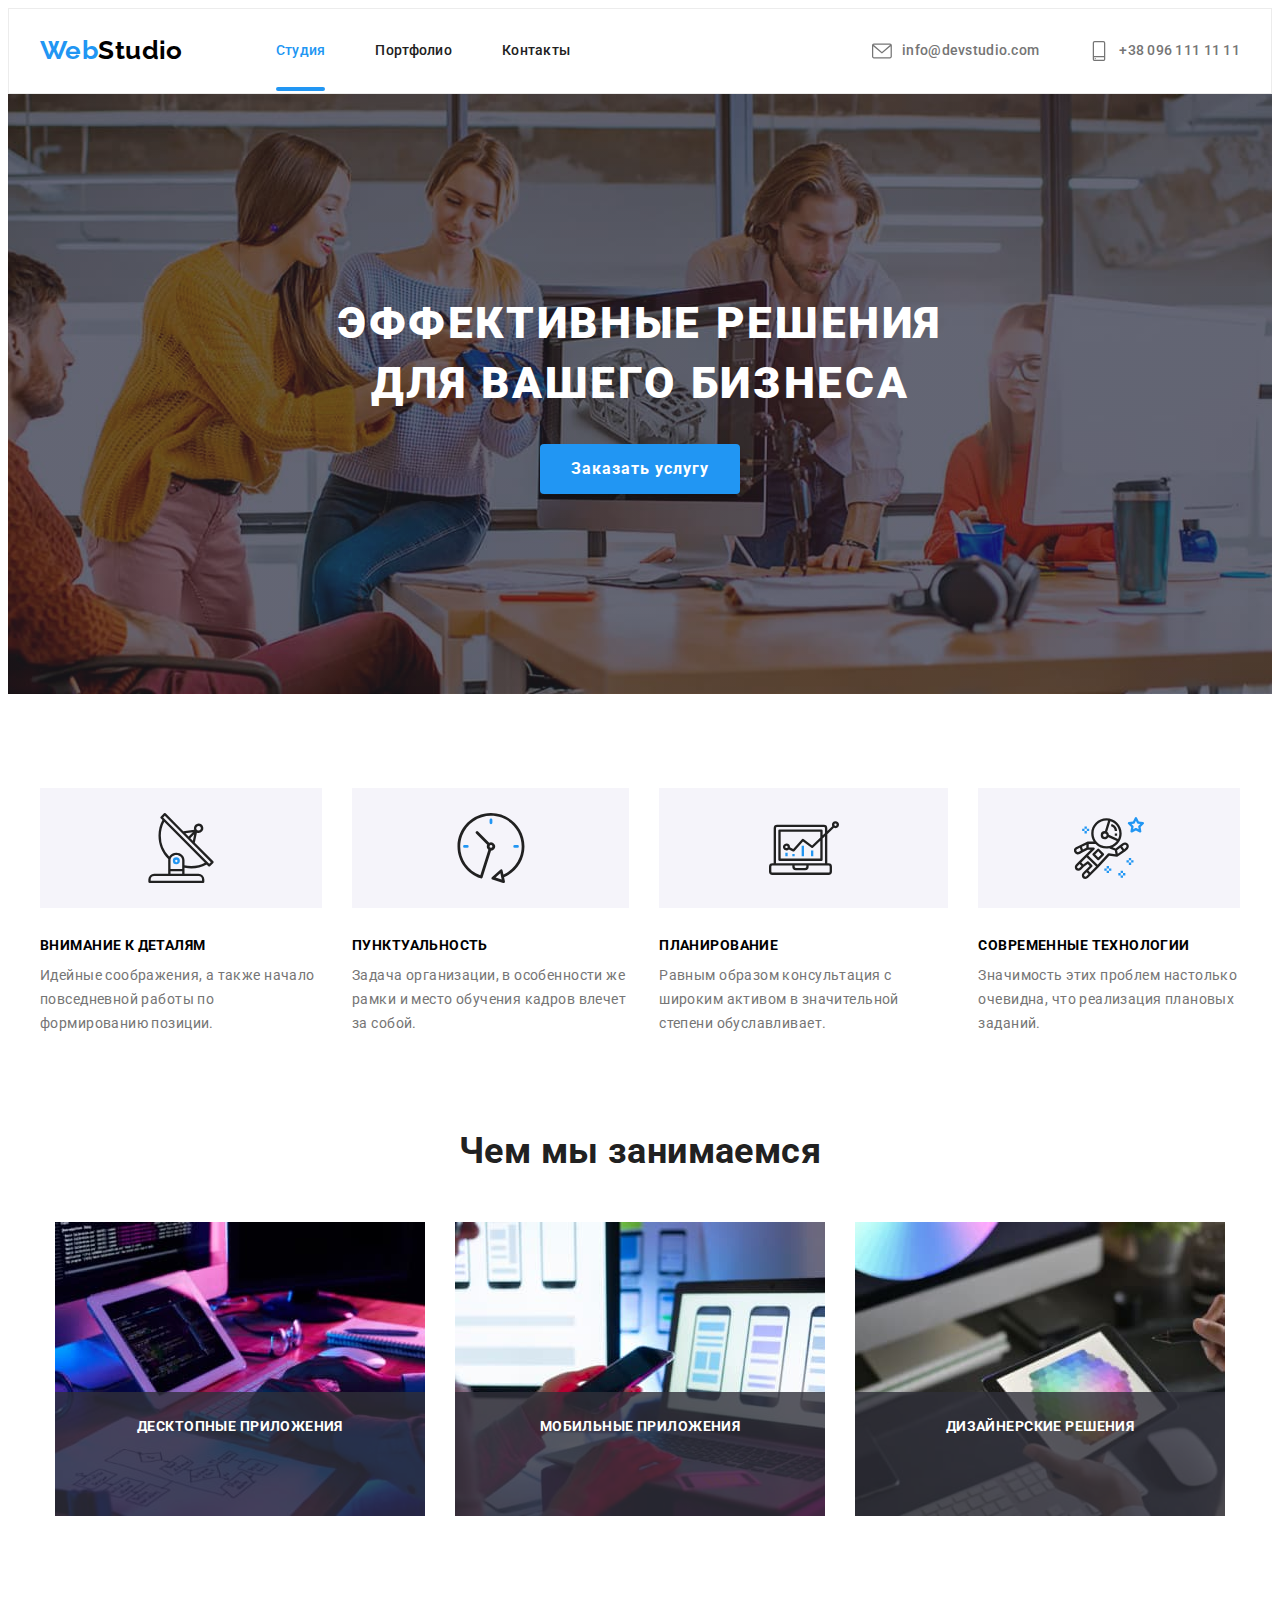
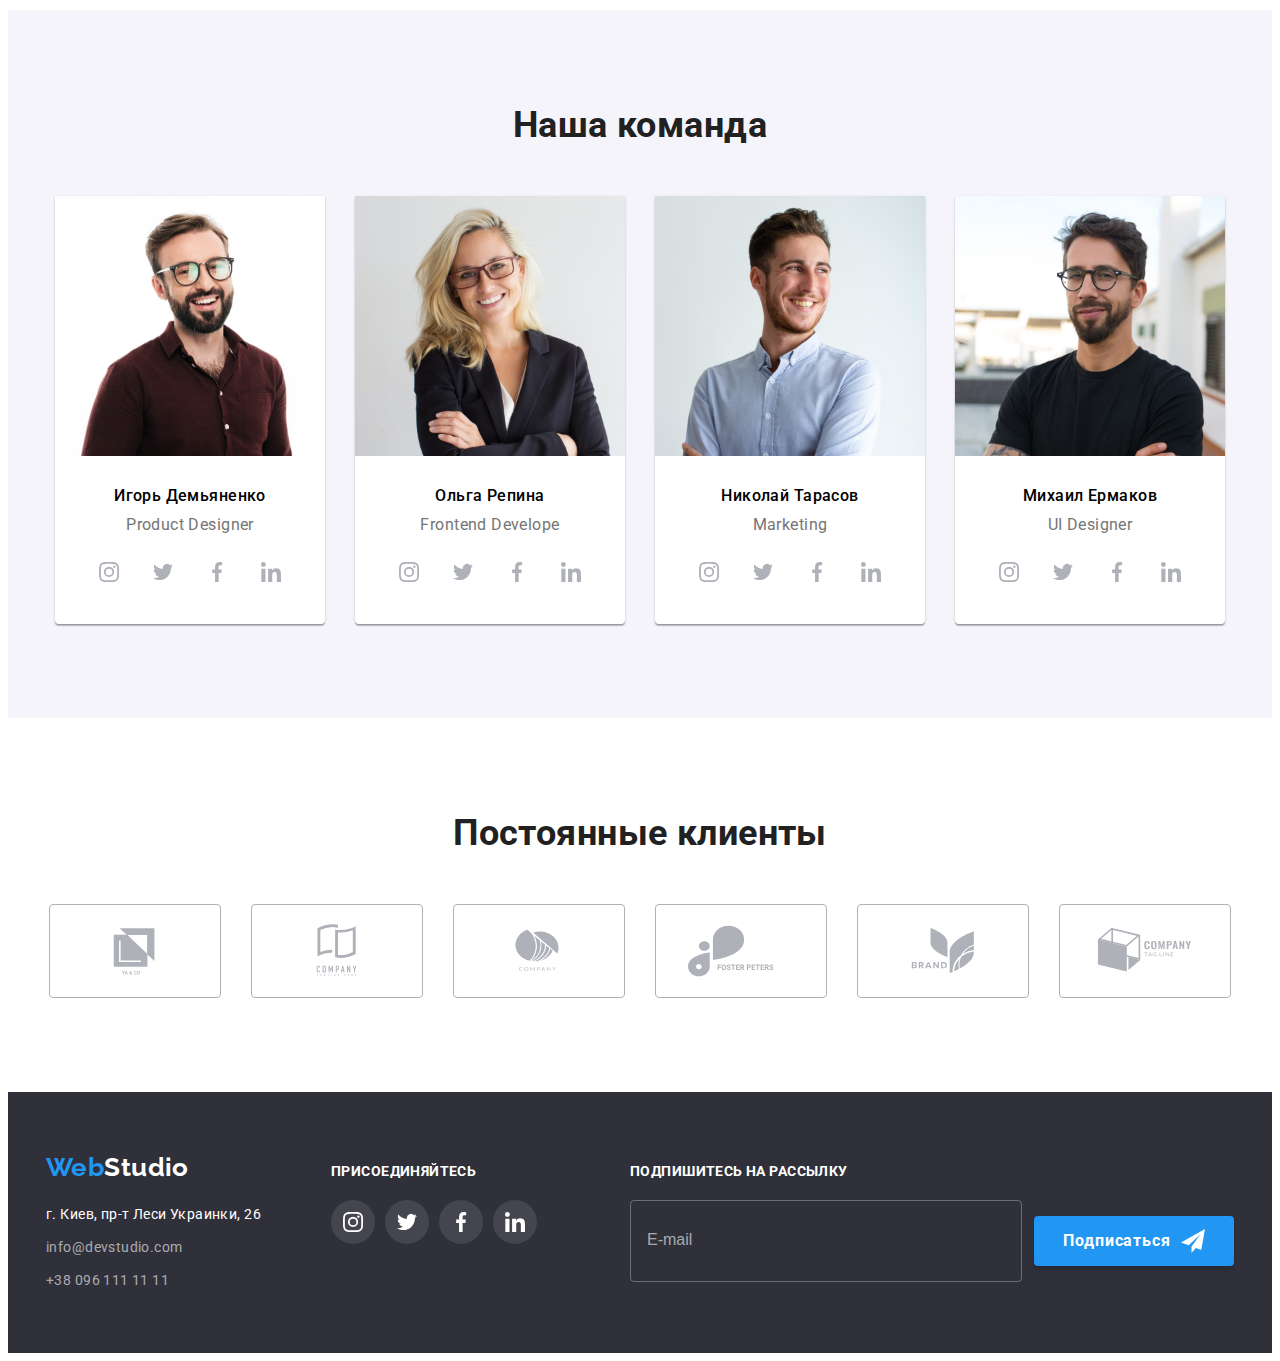
<file: index.html>
<!DOCTYPE html>
<html lang="ru">
  <head>
    <meta charset="UTF-8" />
    <meta http-equiv="X-UA-Compatible" content="IE=edge" />
    <meta name="viewport" content="width=device-width, initial-scale=1.0" />
    <title>homework07</title>
    <link
      href="https://fonts.googleapis.com/css2?family=Raleway:wght@700&family=Roboto:wght@400;500;700;900&display=swap"
      rel="stylesheet"
    />
    <link
      rel="stylesheet"
      href="https://cdnjs.cloudflare.com/ajax/libs/modern-normalize/1.1.0/modern-normalize.min.css"
      integrity="sha512-wpPYUAdjBVSE4KJnH1VR1HeZfpl1ub8YT/NKx4PuQ5NmX2tKuGu6U/JRp5y+Y8XG2tV+wKQpNHVUX03MfMFn9Q=="
      crossorigin="anonymous"
      referrerpolicy="no-referrer"
    />
    <link rel="stylesheet" href="./css/main.min.css" />
  </head>

  <body>
    <!-- Шапка сайта -->
    <header class="header">
      <div class="container header__settings flex">
        <nav class="header__nav flex">
          <a href="./index.html" lang="en" class="logo header__logo link">
            <span class="logo__accent">Web</span>Studio</a
          >

          <ul class="site-nav list flex">
            <li class="site-nav__item">
              <a href="./index.html" class="site-nav__link link site-nav__link--current"> Студия</a>
            </li>
            <li class="site-nav__item">
              <a href="./portfolio.html" class="site-nav__link link"> Портфолио</a>
            </li>
            <li class="site-nav__item"><a href="" class="site-nav__link link"> Контакты</a></li>
          </ul>
        </nav>

        <ul class="contact-nav list flex">
          <li class="contact-nav__item">
            <a href="mailto:info@devstudio.com" class="contact-nav__link link flex">
              <svg class="contact__icon" width="20" height="20">
                <use href="./images/icons.svg#icon-e-mail"></use>
              </svg>
              info@devstudio.com</a
            >
          </li>
          <li class="contact-nav__item">
            <a href="tel:+380961111111" class="contact-nav__link link flex">
              <svg class="contact__icon" width="20" height="20">
                <use href="./images/icons.svg#icon-phone"></use>
              </svg>
              +38 096 111 11 11</a
            >
          </li>
        </ul>
      </div>
    </header>

    <main>
      <!-- Герой -->
      <section class="hero">
        <div class="container">
          <h1 class="hero__title">Эффективные решения для вашего бизнеса</h1>
          <button type="button" class="hero__button" data-modal-open>Заказать услугу</button>
        </div>
      </section>

      <!-- Преимущества -->
      <section class="section--feature">
        <div class="container">
          <h2 class="section__title visually-hidden">Преимущества</h2>
          <ul class="feature-list flex list">
            <li class="feature-list__item">
              <div class="feature-list__icon flex">
                <svg width="70" height="70">
                  <use href="./images/icons.svg#icon-antenna"></use>
                </svg>
              </div>
              <h3 class="feature-list__title">Внимание к деталям</h3>
              <p class="feature-list__text">
                Идейные соображения, а также начало повседневной работы по формированию позиции.
              </p>
            </li>
            <li class="feature-list__item">
              <div class="feature-list__icon flex">
                <svg width="70" height="70">
                  <use href="./images/icons.svg#icon-clock"></use>
                </svg>
              </div>
              <h3 class="feature-list__title">Пунктуальность</h3>
              <p class="feature-list__text">
                Задача организации, в особенности же рамки и место обучения кадров влечет за собой.
              </p>
            </li>
            <li class="feature-list__item">
              <div class="feature-list__icon flex">
                <svg width="70" height="70">
                  <use href="./images/icons.svg#icon-diagram"></use>
                </svg>
              </div>
              <h3 class="feature-list__title">Планирование</h3>
              <p class="feature-list__text">
                Равным образом консультация с широким активом в значительной степени обуславливает.
              </p>
            </li>
            <li class="feature-list__item">
              <div class="feature-list__icon flex">
                <svg width="70" height="70">
                  <use href="./images/icons.svg#icon-astronaut"></use>
                </svg>
              </div>
              <h3 class="feature-list__title">Современные технологии</h3>
              <p class="feature-list__text">
                Значимость этих проблем настолько очевидна, что реализация плановых заданий.
              </p>
            </li>
          </ul>
        </div>
      </section>

      <!-- Чем мы занимаемся -->
      <section class="section">
        <div class="container">
          <h2 class="section__title">Чем мы занимаемся</h2>
          <ul class="activvity-list flex list">
            <li class="activvity-list__item">
              <img src="./images/workone.jpg" alt="Кто-то делает разметку страницы" width="370" />
              <p class="activvity-list__text">Десктопные приложения</p>
            </li>
            <li class="activvity-list__item">
              <img src="./images/worktwo.jpg" alt="Кто-то делает " width="370" />
              <p class="activvity-list__text">Мобильные приложения</p>
            </li>
            <li class="activvity-list__item">
              <img
                src="./images/workthree.jpg"
                alt="Кто-то занимается подбором цвета"
                width="370"
              />
              <p class="activvity-list__text">Дизайнерские решения</p>
            </li>
          </ul>
        </div>
      </section>

      <!-- Наша команда -->
      <section class="section section--team">
        <div class="container">
          <h2 class="section__title">Наша команда</h2>
          <ul class="team-list flex list">
            <li class="team-list__item">
              <div class="team-member">
                <img src="./images/teamone.jpg" alt="Фото сотрудника" width="270" />
                <div class="team-member__descr">
                  <h3 class="team-member__title">Игорь Демьяненко</h3>
                  <p class="team-member__text" lang="en">Product Designer</p>
                  <ul class="social-list list flex">
                    <li class="social-list__item">
                      <a href="" class="social-list__link flex">
                        <svg class="social-list__icon" width="20" height="20">
                          <use href="./images/icons.svg#icon-instagram"></use>
                        </svg>
                      </a>
                    </li>
                    <li class="social-list__item">
                      <a href="" class="social-list__link flex">
                        <svg class="social-list__icon" width="20" height="20">
                          <use href="./images/icons.svg#icon-twitter"></use>
                        </svg>
                      </a>
                    </li>
                    <li class="social-list__item">
                      <a href="" class="social-list__link flex">
                        <svg class="social-list__icon" width="20" height="20">
                          <use href="./images/icons.svg#icon-facebook"></use>
                        </svg>
                      </a>
                    </li>
                    <li class="social-list__item">
                      <a href="" class="social-list__link flex">
                        <svg class="social-list__icon" width="20" height="20">
                          <use href="./images/icons.svg#icon-linkedin"></use>
                        </svg>
                      </a>
                    </li>
                  </ul>
                </div>
              </div>
            </li>

            <li class="team-list__item">
              <div class="team-member">
                <img src="./images/teamtwo.jpg" alt="Фото сотрудника" width="270" />
                <div class="team-member__descr">
                  <h3 class="team-member__title">Ольга Репина</h3>
                  <p class="team-member__text" lang="en">Frontend Develope</p>
                  <ul class="social-list list flex">
                    <li class="social-list__item">
                      <a href="" class="social-list__link flex">
                        <svg class="social-list__icon" width="20" height="20">
                          <use href="./images/icons.svg#icon-instagram"></use>
                        </svg>
                      </a>
                    </li>
                    <li class="social-list__item">
                      <a href="" class="social-list__link flex">
                        <svg class="social-list__icon" width="20" height="20">
                          <use href="./images/icons.svg#icon-twitter"></use>
                        </svg>
                      </a>
                    </li>
                    <li class="social-list__item">
                      <a href="" class="social-list__link flex">
                        <svg class="social-list__icon" width="20" height="20">
                          <use href="./images/icons.svg#icon-facebook"></use>
                        </svg>
                      </a>
                    </li>
                    <li class="social-list__item">
                      <a href="" class="social-list__link flex">
                        <svg class="social-list__icon" width="20" height="20">
                          <use href="./images/icons.svg#icon-linkedin"></use>
                        </svg>
                      </a>
                    </li>
                  </ul>
                </div>
              </div>
            </li>

            <li class="team-list__item">
              <div class="team-member">
                <img src="./images/teamthree.jpg" alt="Фото сотрудника" width="270" />
                <div class="team-member__descr">
                  <h3 class="team-member__title">Николай Тарасов</h3>
                  <p class="team-member__text" lang="en">Marketing</p>
                  <ul class="social-list list flex">
                    <li class="social-list__item">
                      <a href="" class="social-list__link flex">
                        <svg class="social-list__icon" width="20" height="20">
                          <use href="./images/icons.svg#icon-instagram"></use>
                        </svg>
                      </a>
                    </li>
                    <li class="social-list__item">
                      <a href="" class="social-list__link flex">
                        <svg class="social-list__icon" width="20" height="20">
                          <use href="./images/icons.svg#icon-twitter"></use>
                        </svg>
                      </a>
                    </li>
                    <li class="social-list__item">
                      <a href="" class="social-list__link flex">
                        <svg class="social-list__icon" width="20" height="20">
                          <use href="./images/icons.svg#icon-facebook"></use>
                        </svg>
                      </a>
                    </li>
                    <li class="social-list__item">
                      <a href="" class="social-list__link flex">
                        <svg class="social-list__icon" width="20" height="20">
                          <use href="./images/icons.svg#icon-linkedin"></use>
                        </svg>
                      </a>
                    </li>
                  </ul>
                </div>
              </div>
            </li>

            <li class="team-list__item">
              <div class="team-member">
                <img src="./images/teamfour.jpg" alt="Фото сотрудника" width="270" />
                <div class="team-member__descr">
                  <h3 class="team-member__title">Михаил Ермаков</h3>
                  <p class="team-member__text" lang="en">UI Designer</p>
                  <ul class="social-list list flex">
                    <li class="social-list__item">
                      <a href="" class="social-list__link flex">
                        <svg class="social-list__icon" width="20" height="20">
                          <use href="./images/icons.svg#icon-instagram"></use>
                        </svg>
                      </a>
                    </li>
                    <li class="social-list__item">
                      <a href="" class="social-list__link flex">
                        <svg class="social-list__icon" width="20" height="20">
                          <use href="./images/icons.svg#icon-twitter"></use>
                        </svg>
                      </a>
                    </li>
                    <li class="social-list__item">
                      <a href="" class="social-list__link flex">
                        <svg class="social-list__icon" width="20" height="20">
                          <use href="./images/icons.svg#icon-facebook"></use>
                        </svg>
                      </a>
                    </li>
                    <li class="social-list__item">
                      <a href="" class="social-list__link flex">
                        <svg class="social-list__icon" width="20" height="20">
                          <use href="./images/icons.svg#icon-linkedin"></use>
                        </svg>
                      </a>
                    </li>
                  </ul>
                </div>
              </div>
            </li>
          </ul>
        </div>
      </section>

      <!-- Постоянные клиенты -->
      <section class="section">
        <div class="container">
          <h2 class="section__title">Постоянные клиенты</h2>
          <ul class="client-list list flex">
            <li class="client-list__item">
              <a href="" class="company-link flex">
                <svg class="company-link__icon" width="106" height="60">
                  <use href="./images/icons.svg#icon-company1"></use>
                </svg>
              </a>
            </li>

            <li class="client-list__item">
              <a href="" class="company-link flex">
                <svg class="company-link__icon" width="106" height="60">
                  <use href="./images/icons.svg#icon-company2"></use>
                </svg>
              </a>
            </li>

            <li class="client-list__item">
              <a href="" class="company-link flex">
                <svg class="company-link__icon" width="106" height="60">
                  <use href="./images/icons.svg#icon-company3"></use>
                </svg>
              </a>
            </li>

            <li class="client-list__item">
              <a href="" class="company-link flex">
                <svg class="company-link__icon" width="106" height="60">
                  <use href="./images/icons.svg#icon-company4"></use>
                </svg>
              </a>
            </li>

            <li class="client-list__item">
              <a href="" class="company-link flex">
                <svg class="company-link__icon" width="106" height="60">
                  <use href="./images/icons.svg#icon-company5"></use>
                </svg>
              </a>
            </li>

            <li class="client-list__item">
              <a href="" class="company-link flex">
                <svg class="company-link__icon" width="106" height="60">
                  <use href="./images/icons.svg#icon-company6"></use>
                </svg>
              </a>
            </li>
          </ul>
        </div>
      </section>
    </main>

    <!-- Футер -->
    <footer class="footer">
      <div class="container footer__settings flex">
        <div class="footer__nav">
          <a href="./index.html" lang="en" class="logo footer__logo link">
            <span class="logo__accent"> Web</span>Studio</a
          >

          <address class="contacts">
            <ul class="contacts__list list">
              <li class="contacts__item">
                <a href="" class="contacts__link contacts__link--adress link">
                  г. Киев, пр-т Леси Украинки, 26</a
                >
              </li>
              <li class="contacts__item">
                <a href="" class="contacts__link contacts__link--email link"> info@devstudio.com</a>
              </li>
              <li class="contacts__item">
                <a href="" class="contacts__link contacts__link--tel link"> +38 096 111 11 11</a>
              </li>
            </ul>
          </address>
        </div>

        <div class="block block--right">
          <h3 class="block__title">присоединяйтесь</h3>
          <ul class="social-list list flex">
            <li class="social-list__item">
              <a href="" class="social-list__link social-list__link--bgc flex">
                <svg class="social-list__icon social-list__icon--white" width="20" height="20">
                  <use href="./images/icons.svg#icon-instagram"></use>
                </svg>
              </a>
            </li>
            <li class="social-list__item">
              <a href="" class="social-list__link social-list__link--bgc flex">
                <svg class="social-list__icon social-list__icon--white" width="20" height="20">
                  <use href="./images/icons.svg#icon-twitter"></use>
                </svg>
              </a>
            </li>
            <li class="social-list__item">
              <a href="" class="social-list__link social-list__link--bgc flex">
                <svg class="social-list__icon social-list__icon--white" width="20" height="20">
                  <use href="./images/icons.svg#icon-facebook"></use>
                </svg>
              </a>
            </li>
            <li class="social-list__item">
              <a href="" class="social-list__link social-list__link--bgc flex">
                <svg class="social-list__icon social-list__icon--white" width="20" height="20">
                  <use href="./images/icons.svg#icon-linkedin"></use>
                </svg>
              </a>
            </li>
          </ul>
        </div>

        <form class="block">
          <h3 class="block__title">Подпишитесь на рассылку</h3>
          <div class="subscribe flex">
            <input type="email" placeholder="E-mail" class="subscribe__input" />
            <button type="submit" class="subscribe__button button">
              Подписаться
              <svg class="subscribe__icon" width="24" height="24">
                <use href="./images/icons.svg#icon-send"></use>
              </svg>
            </button>
          </div>
        </form>
      </div>
    </footer>
    <!-- Модальное окно -->
    <div class="backdrop is-hidden" data-modal>
      <div class="modal">
        <h3 class="modal__title">Оставьте свои данные, мы вам перезвоним</h3>
        <button class="modal__button flex" type="button" data-modal-close>
          <svg class="modal__icon" width="18" height="18">
            <use href="./images/icons.svg#icon-close"></use>
          </svg>
        </button>
        <!--Форма  -->
        <form class="form">
          <div class="form__field flex">
            <label for="name" class="form__label">Имя</label>
            <input type="text" name="name-user" id="name" class="form__input" />
            <svg class="form__icon" width="18" height="18">
              <use href="./images/icons.svg#icon-person-form"></use>
            </svg>
          </div>

          <div class="form__field flex">
            <label for="tel" class="form__label">Телефон</label>
            <input type="tel" name="tel-user" id="tel" class="form__input" />
            <svg class="form__icon" width="18" height="18">
              <use href="./images/icons.svg#icon-phone-form"></use>
            </svg>
          </div>

          <div class="form__field flex">
            <label for="mail" class="form__label">Почта</label>
            <input type="email" name="mail-user" id="mail" class="form__input" />
            <svg class="form__icon" width="18" height="18">
              <use href="./images/icons.svg#icon-email-form"></use>
            </svg>
          </div>

          <div class="form__field form__comment flex">
            <label for="comment" class="form__label">Комментарий</label>
            <textarea
              class="form__input form__comment-text"
              name="comment-user"
              id="comment"
              placeholder="Введите текст"
              cols="30"
              rows="5"
            ></textarea>
          </div>

          <label class="form__agreement flex">
            <input
              tabindex="-1"
              id="user-checkbox"
              type="checkbox"
              name="policy"
              class="form__checkbox"
            />
            <span
              tabindex="0"
              aria-labelledby="user-checkbox"
              aria-checked="true"
              role="checkbox"
              class="form__checkbox-icon"
            ></span>
            <span class="form__checkbox-text"
              >Соглашаюсь с рассылкой и принимаю &nbsp;
              <a href="" class="form__checkbox-link">Условия договора</a></span
            >
          </label>

          <button class="form__button button" type="submit">Отправить</button>
        </form>
      </div>
      <script src="./js/modal.js"></script>
    </div>
  </body>
</html>
</file>
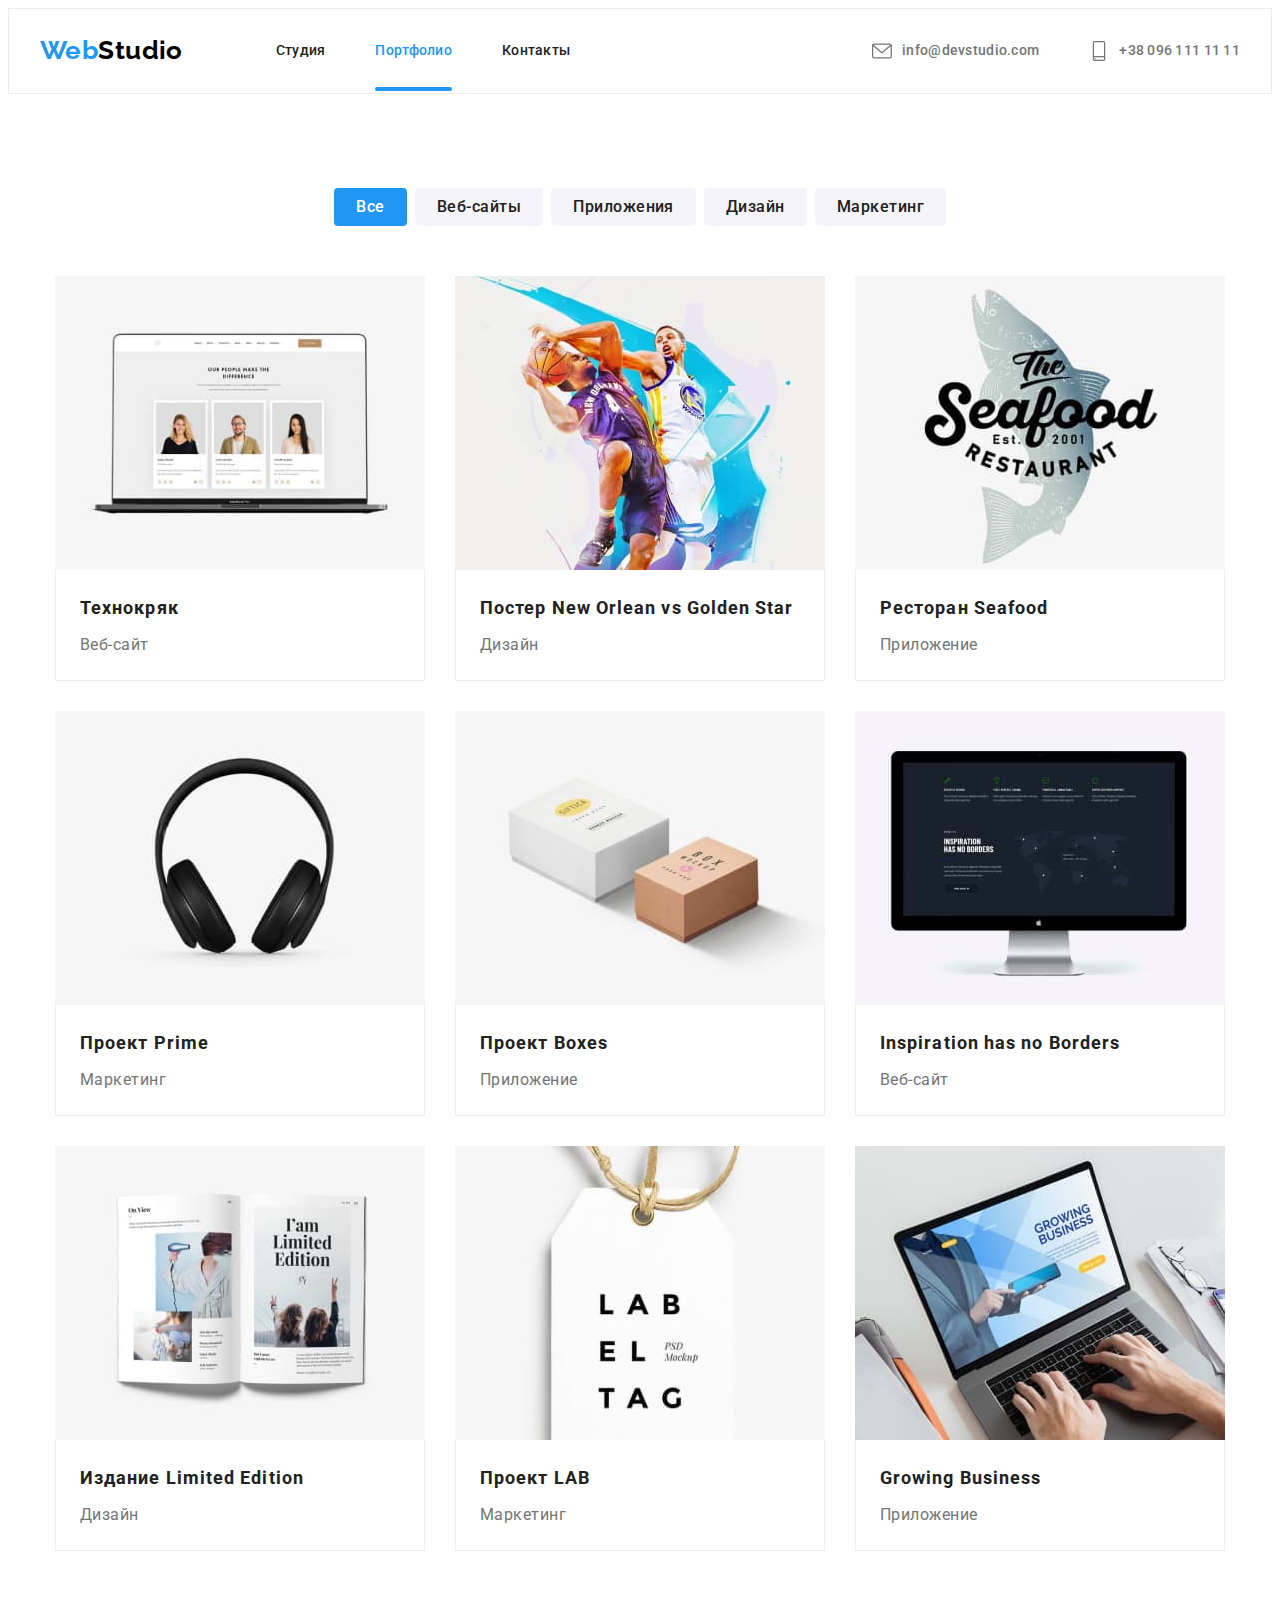
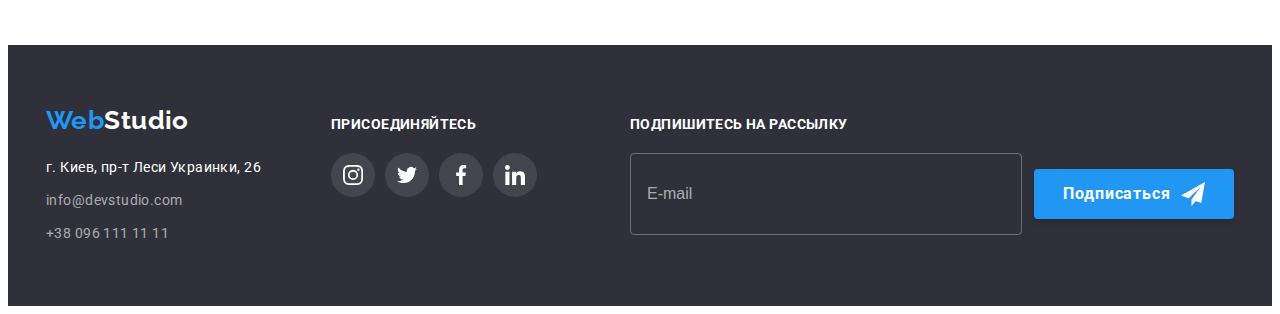
<file: portfolio.html>
<!DOCTYPE html>
<html lang="ru">
  <head>
    <meta charset="UTF-8" />
    <meta http-equiv="X-UA-Compatible" content="IE=edge" />
    <meta name="viewport" content="width=device-width, initial-scale=1.0" />
    <title>homework07</title>
    <link
      href="https://fonts.googleapis.com/css2?family=Raleway:wght@700&family=Roboto:wght@400;500;700;900&display=swap"
      rel="stylesheet"
    />
    <link
      rel="stylesheet"
      href="https://cdnjs.cloudflare.com/ajax/libs/modern-normalize/1.1.0/modern-normalize.min.css"
      integrity="sha512-wpPYUAdjBVSE4KJnH1VR1HeZfpl1ub8YT/NKx4PuQ5NmX2tKuGu6U/JRp5y+Y8XG2tV+wKQpNHVUX03MfMFn9Q=="
      crossorigin="anonymous"
      referrerpolicy="no-referrer"
    />
    <link rel="stylesheet" href="./css/portfolioMain.min.css" />
  </head>

  <body>
    <!-- Шапка сайта -->
    <header class="header">
      <div class="container header__settings flex">
        <nav class="header__nav flex">
          <a href="./index.html" lang="en" class="logo header__logo link">
            <span class="logo__accent">Web</span>Studio</a
          >

          <ul class="site-nav list flex">
            <li class="site-nav__item">
              <a href="./index.html" class="site-nav__link link"> Студия</a>
            </li>
            <li class="site-nav__item">
              <a href="./portfolio.html" class="site-nav__link link site-nav__link--current">
                Портфолио</a
              >
            </li>
            <li class="site-nav__item"><a href="" class="site-nav__link link"> Контакты</a></li>
          </ul>
        </nav>

        <ul class="contact-nav list flex">
          <li class="contact-nav__item">
            <a href="mailto:info@devstudio.com" class="contact-nav__link link flex">
              <svg class="contact__icon" width="20" height="20">
                <use href="./images/icons.svg#icon-e-mail"></use>
              </svg>
              info@devstudio.com</a
            >
          </li>
          <li class="contact-nav__item">
            <a href="tel:+380961111111" class="contact-nav__link link flex">
              <svg class="contact__icon" width="20" height="20">
                <use href="./images/icons.svg#icon-phone"></use>
              </svg>
              +38 096 111 11 11</a
            >
          </li>
        </ul>
      </div>
    </header>
    <main>
      <section class="section">
        <div class="container">
          <!-- Кнопки-фильтры -->
          <h1 class="page-title visually-hidden">Наши работы</h1>
          <ul class="filter list flex">
            <li class="filter__item">
              <button type="button" class="filter__button filter__button--active">Все</button>
            </li>
            <li class="filter__item">
              <button type="button" class="filter__button">Веб-сайты</button>
            </li>
            <li class="filter__item">
              <button type="button" class="filter__button">Приложения</button>
            </li>
            <li class="filter__item">
              <button type="button" class="filter__button">Дизайн</button>
            </li>
            <li class="filter__item">
              <button type="button" class="filter__button">Маркетинг</button>
            </li>
          </ul>

          <ul class="card-set list flex">
            <li class="card-set__item">
              <a href="" class="example link">
                <div class="example__thumb">
                  <img src="./images/tehnokryak.jpg" alt="Люди на экране монитора" width="370" />
                  <div class="example__overlay">
                    <p>
                      Ресурс предлагает комплексные предложения с разным уровнем функционала и
                      сервисов. Все это позволит посетителю получить исчерпывающие сведения о
                      компании или частном лице.
                    </p>
                  </div>
                </div>

                <div class="example__descr">
                  <h2 class="example__title">Технокряк</h2>
                  <p class="example__text">Веб-сайт</p>
                </div>
              </a>
            </li>

            <li class="card-set__item">
              <a href="" class="example link">
                <div class="example__thumb">
                  <img src="./images/neworlean.jpg" alt="Игроки двух команд" width="370" />
                  <div class="example__overlay">
                    <p>
                      Ресурс предлагает комплексные предложения с разным уровнем функционала и
                      сервисов. Все это позволит посетителю получить исчерпывающие сведения о
                      компании или частном лице.
                    </p>
                  </div>
                </div>

                <div class="example__descr">
                  <h2 class="example__title">Постер New Orlean vs Golden Star</h2>
                  <p class="example__text">Дизайн</p>
                </div>
              </a>
            </li>

            <li class="card-set__item">
              <a href="" class="example link">
                <div class="example__thumb">
                  <img src="./images/seafood.jpg" alt="Логотип ресторана" width="370" />
                  <div class="example__overlay">
                    <p>
                      Ресурс предлагает комплексные предложения с разным уровнем функционала и
                      сервисов. Все это позволит посетителю получить исчерпывающие сведения о
                      компании или частном лице.
                    </p>
                  </div>
                </div>

                <div class="example__descr">
                  <h2 class="example__title">Ресторан Seafood</h2>
                  <p class="example__text">Приложение</p>
                </div>
              </a>
            </li>

            <li class="card-set__item">
              <a href="" class="example link">
                <div class="example__thumb">
                  <img src="./images/prime.jpg" alt="Наушники" width="370" />
                  <div class="example__overlay">
                    <p>
                      Ресурс предлагает комплексные предложения с разным уровнем функционала и
                      сервисов. Все это позволит посетителю получить исчерпывающие сведения о
                      компании или частном лице.
                    </p>
                  </div>
                </div>

                <div class="example__descr">
                  <h2 class="example__title">Проект Prime</h2>
                  <p class="example__text">Маркетинг</p>
                </div>
              </a>
            </li>

            <li class="card-set__item">
              <a href="" class="example link">
                <div class="example__thumb">
                  <img src="./images/boxes.jpg" alt="Коробки" width="370" />
                  <div class="example__overlay">
                    <p>
                      Ресурс предлагает комплексные предложения с разным уровнем функционала и
                      сервисов. Все это позволит посетителю получить исчерпывающие сведения о
                      компании или частном лице.
                    </p>
                  </div>
                </div>

                <div class="example__descr">
                  <h2 class="example__title">Проект Boxes</h2>
                  <p class="example__text">Приложение</p>
                </div>
              </a>
            </li>

            <li class="card-set__item">
              <a href="" class="example link">
                <div class="example__thumb">
                  <img src="./images/inspiration.jpg" alt="Монитор" width="370" />
                  <div class="example__overlay">
                    <p>
                      Ресурс предлагает комплексные предложения с разным уровнем функционала и
                      сервисов. Все это позволит посетителю получить исчерпывающие сведения о
                      компании или частном лице.
                    </p>
                  </div>
                </div>

                <div class="example__descr">
                  <h2 class="example__title">Inspiration has no Borders</h2>
                  <p class="example__text">Веб-сайт</p>
                </div>
              </a>
            </li>

            <li class="card-set__item">
              <a href="" class="example link">
                <div class="example__thumb">
                  <img src="./images/limedition.jpg" alt="Журнал" width="370" />
                  <div class="example__overlay">
                    <p>
                      Ресурс предлагает комплексные предложения с разным уровнем функционала и
                      сервисов. Все это позволит посетителю получить исчерпывающие сведения о
                      компании или частном лице.
                    </p>
                  </div>
                </div>

                <div class="example__descr">
                  <h2 class="example__title">Издание Limited Edition</h2>
                  <p class="example__text">Дизайн</p>
                </div>
              </a>
            </li>

            <li class="card-set__item">
              <a href="" class="example link">
                <div class="example__thumb">
                  <img src="./images/lab.jpg" alt="Бирка" width="370" />
                  <div class="example__overlay">
                    <p>
                      Ресурс предлагает комплексные предложения с разным уровнем функционала и
                      сервисов. Все это позволит посетителю получить исчерпывающие сведения о
                      компании или частном лице.
                    </p>
                  </div>
                </div>
                <div class="example__descr">
                  <h2 class="example__title">Проект LAB</h2>
                  <p class="example__text">Маркетинг</p>
                </div>
              </a>
            </li>

            <li class="card-set__item">
              <a href="" class="example link">
                <div class="example__thumb">
                  <img
                    src="./images/growbusiness.jpg"
                    alt="Человек использует приложение"
                    width="370"
                  />
                  <div class="example__overlay">
                    <p>
                      Ресурс предлагает комплексные предложения с разным уровнем функционала и
                      сервисов. Все это позволит посетителю получить исчерпывающие сведения о
                      компании или частном лице.
                    </p>
                  </div>
                </div>
                <div class="example__descr">
                  <h2 class="example__title">Growing Business</h2>
                  <p class="example__text">Приложение</p>
                </div>
              </a>
            </li>
          </ul>
        </div>
      </section>
    </main>

    <!-- Футер -->
    <footer class="footer">
      <div class="container footer__settings flex">
        <div class="footer__nav">
          <a href="./index.html" lang="en" class="logo footer__logo link">
            <span class="logo__accent"> Web</span>Studio</a
          >

          <address class="contacts">
            <ul class="contacts__list list">
              <li class="contacts__item">
                <a href="" class="contacts__link contacts__link--adress link">
                  г. Киев, пр-т Леси Украинки, 26</a
                >
              </li>
              <li class="contacts__item">
                <a href="" class="contacts__link contacts__link--email link"> info@devstudio.com</a>
              </li>
              <li class="contacts__item">
                <a href="" class="contacts__link contacts__link--tel link"> +38 096 111 11 11</a>
              </li>
            </ul>
          </address>
        </div>

        <div class="block block--right">
          <h3 class="block__title">присоединяйтесь</h3>
          <ul class="social-list list flex">
            <li class="social-list__item">
              <a href="" class="social-list__link social-list__link--bgc flex">
                <svg class="social-list__icon social-list__icon--white" width="20" height="20">
                  <use href="./images/icons.svg#icon-instagram"></use>
                </svg>
              </a>
            </li>
            <li class="social-list__item">
              <a href="" class="social-list__link social-list__link--bgc flex">
                <svg class="social-list__icon social-list__icon--white" width="20" height="20">
                  <use href="./images/icons.svg#icon-twitter"></use>
                </svg>
              </a>
            </li>
            <li class="social-list__item">
              <a href="" class="social-list__link social-list__link--bgc flex">
                <svg class="social-list__icon social-list__icon--white" width="20" height="20">
                  <use href="./images/icons.svg#icon-facebook"></use>
                </svg>
              </a>
            </li>
            <li class="social-list__item">
              <a href="" class="social-list__link social-list__link--bgc flex">
                <svg class="social-list__icon social-list__icon--white" width="20" height="20">
                  <use href="./images/icons.svg#icon-linkedin"></use>
                </svg>
              </a>
            </li>
          </ul>
        </div>

        <form class="block">
          <h3 class="block__title">Подпишитесь на рассылку</h3>
          <div class="subscribe flex">
            <input type="email" placeholder="E-mail" class="subscribe__input" />
            <button type="submit" class="subscribe__button button">
              Подписаться
              <svg class="subscribe__icon" width="24" height="24">
                <use href="./images/icons.svg#icon-send"></use>
              </svg>
            </button>
          </div>
        </form>
      </div>
    </footer>
  </body>
</html>
</file>
<file: css/main.min.css>
body{background-color:var(--primery-background-color);color:var(--primary-text-color);font-family:Roboto, sans-serif;font-size:14px;letter-spacing:0.03em}img{display:block}.site-nav,.contact-nav,.feature-list,.activvity-list,.team-list,.social-list,.client-list,.contacts__list{padding:0;margin:0;list-style:none}.logo,.header__logo,.footer__logo,.site-nav__link,.contact-nav__link,.contacts__link{text-decoration:none}.header__settings,.container,.footer__settings{margin-left:auto;margin-right:auto;width:1200px;padding-left:15px;padding-right:15px}.hero__button,.subscribe__button,.form__button{min-width:200px;padding:10px 10px;border-width:0;color:#fff;background-color:#2196f3;font-family:inherit;font-weight:700;font-size:16px;line-height:1.88;letter-spacing:0.06em;box-shadow:0px 4px 4px rgba(0,0,0,0.15);border-radius:4px;cursor:pointer;transition:background-color 250ms cubic-bezier(0.4, 0, 0.2, 1)}.section--feature .section__title{position:absolute;white-space:nowrap;width:1px;height:1px;overflow:hidden;border:0;padding:0;clip:rect(0 0 0 0);clip-path:inset(50%);margin:-1px}.section--feature,.section,.section--team{padding-top:94px;padding-bottom:94px}.section__title{margin-top:0;margin-bottom:50px;color:#212121;font-size:36px;line-height:1.17;text-align:center}.header{border:1px solid #ececec}.header__settings{display:flex;align-items:center;justify-content:space-between}.header__nav{display:flex;align-items:center;justify-content:center}.logo,.header__logo,.footer__logo{font-family:Raleway,sans-serif;font-weight:700;font-size:26px;line-height:1.19}.header__logo{padding-top:24px;padding-bottom:25px;margin-right:93px;color:#000}.logo__accent{color:#2196f3}.footer__logo{display:block;padding:0;margin-right:0;margin-bottom:20px;color:#fff}.site-nav{display:flex;align-items:center;justify-content:center}.site-nav__item:not(:last-child){margin-right:50px}.site-nav__link{display:flex;align-items:center;justify-content:center;padding-top:32px;padding-bottom:32px;justify-content:center;align-items:center;color:#212121;font-weight:500;line-height:1.14;letter-spacing:0.02em;transition:color 250ms cubic-bezier(0.4, 0, 0.2, 1)}.site-nav__link--current{color:#2196f3;position:relative}.site-nav__link--current::after{content:' ';display:block;margin-top:28px;position:absolute;bottom:0;left:0;width:100%;height:4px;background-color:#2196f3;border-radius:2px}.site-nav__link:hover,.site-nav__link:focus{color:#2196f3}.contact-nav{display:flex;align-items:center;justify-content:center}.contact-nav__item{align-items:center}.contact-nav__item:not(:last-child){margin-right:50px}.contact-nav__link{display:flex;align-items:center;justify-content:center;padding-top:32px;padding-bottom:32px;justify-content:center;align-items:center;color:#757575;font-weight:500;line-height:1.14;letter-spacing:0.02em;transition:color 250ms cubic-bezier(0.4, 0, 0.2, 1)}.contact-nav__link:hover,.contact-nav__link:focus{color:#2196f3}.contact__icon{margin-right:10px;fill:#757575;transition:fill 250ms cubic-bezier(0.4, 0, 0.2, 1)}.contact-nav__link:hover .contact__icon,.contact-nav__link:focus .contact__icon{fill:#2196f3}.hero{padding-top:200px;padding-bottom:200px;text-align:center;max-width:1600px;margin-left:auto;margin-right:auto;background-image:linear-gradient(to right, rgba(47,48,58,0.4), rgba(47,48,58,0.4)),url(../images/bg-picture.jpg);background-size:cover;background-repeat:no-repeat;background-position:center;background-color:#c4c4c4}.hero__title{margin-top:0;margin-bottom:30px;margin-left:auto;margin-right:auto;width:696px;color:#fff;font-weight:900;font-size:44px;line-height:1.36;letter-spacing:0.06em;text-transform:uppercase}.hero__button:hover{background-color:#188ce8}.hero__button:focus{background-color:#188ce8}.section--feature{padding-bottom:0}.feature-list{display:flex;align-items:center;justify-content:center}.feature-list__item{width:calc((100%-90px) / 4)}.feature-list__item:not(:last-child){margin-right:30px}.feature-list__icon{display:flex;align-items:center;justify-content:center;background-color:#f5f4fa;height:120px;margin-bottom:30px}.feature-list__title{margin-top:0;margin-bottom:10px;font-size:14px;line-height:1.14;text-transform:uppercase}.feature-list__text{margin-top:0;margin-bottom:0;color:#757575;font-weight:400;line-height:1.71}.activvity-list{display:flex;align-items:center;justify-content:center}.activvity-list__item{position:relative}.activvity-list__item:not(:last-child){margin-right:30px}.activvity-list__text{position:absolute;right:0;bottom:0;margin:0;padding-top:27px;padding-bottom:27px;width:370px;height:70px;background-color:rgba(47,48,58,0.8);font-weight:700;line-height:1.14;text-align:center;text-transform:uppercase;color:#fff}.section--team{background-color:#f5f4fa}.team-list__item{width:calc((100%-90px) / 4);box-shadow:0px 1px 3px rgba(0,0,0,0.12),0px 1px 1px rgba(0,0,0,0.14),0px 2px 1px rgba(0,0,0,0.2);border-radius:0px 0px 4px 4px;background-color:#fff}.team-list__item:not(:last-child){margin-right:30px}.team-list{display:flex;align-items:center;justify-content:center}.team-member__descr{padding-top:30px;padding-bottom:30px;text-align:center}.team-member__title{margin-top:0;margin-bottom:10px;font-weight:500;font-size:16px;line-height:1.19}.team-member__text{margin-top:0;margin-bottom:16px;color:#757575;font-size:16px;line-height:1.19}.social-list{display:flex;align-items:center;justify-content:center;padding-bottom:0}.social-list__item:not(:last-child){margin-right:10px}.social-list__link{display:flex;align-items:center;justify-content:center;width:44px;height:44px;border-radius:50%;transition:background-color 250ms cubic-bezier(0.4, 0, 0.2, 1)}.social-list__link--bgc{background-color:rgba(255,255,255,0.1);transition:background-color 250ms cubic-bezier(0.4, 0, 0.2, 1)}.social-list__link:hover,.social-list__link:focus{background-color:#2196f3}.social-list__icon{fill:#afb1b8;transition:fill 250ms cubic-bezier(0.4, 0, 0.2, 1)}.social-list__icon--white{fill:#fff}.social-list__link:hover .social-list__icon,.social-list__link:focus .social-list__icon{fill:#fff}.client-list{display:flex;align-items:center;justify-content:center}.client-list__item:not(:last-child){margin-right:30px}.company-link{display:flex;align-items:center;justify-content:center;width:170px;height:92px;border:1px solid #afb1b8;border-radius:4px;transition:border-color 250ms cubic-bezier(0.4, 0, 0.2, 1)}.company-link:hover,.company-link:focus{border-color:#2196f3}.company-link__icon{fill:#afb1b8;transition:fill 250ms cubic-bezier(0.4, 0, 0.2, 1)}.company-link:hover .company-link__icon,.company-link:focus .company-link__icon{fill:#2196f3}.footer{background-color:#2f303a;padding-top:60px;padding-bottom:60px}.footer__settings{display:flex;align-items:baseline;justify-content:center}.footer__nav{margin-right:70px}.block--right{margin-right:93px}.block__title{font-weight:700;font-size:14px;line-height:1.14;text-transform:uppercase;color:#fff;margin-bottom:20px;margin-top:0}.contacts__item:not(:last-child){margin-bottom:9px}.contacts__link{color:rgba(255,255,255,0.6);font-weight:400;line-height:1.71;font-style:normal}.contacts__link:hover,.contacts__link:focus{color:#2196f3}.contacts__link--adress{color:#fff}.subscribe{display:flex;align-items:center;justify-content:center}.subscribe__input{width:358px;height:50px;margin-right:12px;padding:15px 16px;border:1px solid rgba(255,255,255,0.3);border-radius:4px;background-color:transparent;color:rgba(255,255,255,0.6)}.subscribe__input::placeholder{font-weight:400;font-size:16px;line-height:1.25;color:rgba(255,255,255,0.6)}.subscribe__button{display:flex;align-items:center;justify-content:center}.subscribe__icon{margin-left:10px;fill:#fff}.backdrop{position:fixed;left:0;top:0;width:100%;height:100%;background-color:rgba(0,0,0,0.4);opacity:1;visibility:visible;transition:visibility 550ms cubic-bezier(0.4, 0, 0.2, 1),opacity 550ms cubic-bezier(0.4, 0, 0.2, 1)}.is-hidden{visibility:hidden;opacity:0;pointer-events:none}.backdrop.is-hidden .modal{transform:translate(-50%, -50%) scale(0.2)}.modal{position:absolute;top:50%;left:50%;padding:40px;width:528px;min-height:581px;background-color:#fff;transform:translate(-50%, -50%) scale(1);transition:transform 500ms cubic-bezier(0.4, 0, 0.2, 1)}.modal__title{margin-top:0;margin-bottom:12px;font-weight:700;font-size:20px;line-height:23px;text-align:center}.modal__button{display:flex;align-items:center;justify-content:center;position:fixed;top:8px;right:8px;width:30px;height:30px;border:1px solid rgba(0,0,0,0.1);border-radius:50%;padding:6px;background-color:#fff;fill:#000000;cursor:pointer}.modal__button:hover,.modal__button:focus{outline:transparent}.modal__icon{fill:#000000;transition:fill 250ms cubic-bezier(0.4, 0, 0.2, 1)}.modal__button:hover .modal__icon,.modal__button:focus .modal__icon{fill:#2196f3}.form__field{display:flex;position:relative;flex-direction:column;margin-bottom:10px}.form__label{margin-bottom:4px;font-weight:400;font-size:12px;line-height:1.14;letter-spacing:0.01em;color:#757575}.form__input{border:1px solid rgba(33,33,33,0.2);border-radius:4px;padding:12px 11px;padding-left:42px;height:40px;outline:transparent;transition:border 250ms cubic-bezier(0.4, 0, 0.2, 1)}.form__field:hover .form__input,.form__field:focus-within .form__input{border:1px solid #2196f3}.form__icon{position:absolute;bottom:11px;left:12px;fill:#212121;pointer-events:none;transition:fill 250ms cubic-bezier(0.4, 0, 0.2, 1)}.form__field:hover .form__icon,.form__field:focus-within .form__icon{fill:#2196f3}.form__comment{margin-bottom:20px}.form__comment-text{min-height:120px;padding:12px 16px;border:1px solid rgba(33,33,33,0.2);border-radius:4px;outline:transparent;resize:none;transition:border 250ms cubic-bezier(0.4, 0, 0.2, 1)}.form__comment-text::placeholder{font-weight:400;font-size:12px;line-height:1.17;letter-spacing:0.01em;color:rgba(117,117,117,0.5)}.form__agreement{display:flex;align-items:center;justify-content:center;flex-direction:row;margin-bottom:30px}.form__checkbox{position:absolute;white-space:nowrap;width:1px;height:1px;overflow:hidden;border:0;padding:0;clip:rect(0 0 0 0);clip-path:inset(50%);margin:-1px}.form__checkbox-text{font-weight:400;line-height:1.71;color:#757575}.form__checkbox-link{color:#2196f3}.form__checkbox-icon{display:inline-block;width:16px;height:15px;margin-right:8px;border:2px solid #212121}.form__checkbox:checked+.form__checkbox-icon{border:transparent;background-image:url(/images/icons/icon-check.svg)}.form__checkbox-icon:focus{border:transparent;background-image:url(/images/icons/icon-check.svg);outline:transparent}.form__button{display:block;margin-right:auto;margin-left:auto;transition:background-color 250ms cubic-bezier(0.4, 0, 0.2, 1)}.form__button:hover,.form__button:focus{background-color:#188ce8;outline:transparent}
/*# sourceMappingURL=main.min.css.map */
</file>
<file: css/portfolioMain.min.css>
body{background-color:var(--primery-background-color);color:var(--primary-text-color);font-family:Roboto, sans-serif;font-size:14px;letter-spacing:0.03em}img{display:block}.site-nav,.contact-nav,.filter,.card-set,.social-list,.contacts__list{padding:0;margin:0;list-style:none}.logo,.header__logo,.footer__logo,.site-nav__link,.contact-nav__link,.example,.contacts__link{text-decoration:none}.header__settings,.container,.footer__settings{margin-left:auto;margin-right:auto;width:1200px;padding-left:15px;padding-right:15px}.subscribe__button{min-width:200px;padding:10px 10px;border-width:0;color:#fff;background-color:#2196f3;font-family:inherit;font-weight:700;font-size:16px;line-height:1.88;letter-spacing:0.06em;box-shadow:0px 4px 4px rgba(0,0,0,0.15);border-radius:4px;cursor:pointer;transition:background-color 250ms cubic-bezier(0.4, 0, 0.2, 1)}.page-title{position:absolute;white-space:nowrap;width:1px;height:1px;overflow:hidden;border:0;padding:0;clip:rect(0 0 0 0);clip-path:inset(50%);margin:-1px}.section{padding-top:94px;padding-bottom:94px}.header{border:1px solid #ececec}.header__settings{display:flex;align-items:center;justify-content:space-between}.header__nav{display:flex;align-items:center;justify-content:center}.logo,.header__logo,.footer__logo{font-family:Raleway,sans-serif;font-weight:700;font-size:26px;line-height:1.19}.header__logo{padding-top:24px;padding-bottom:25px;margin-right:93px;color:#000}.logo__accent{color:#2196f3}.footer__logo{display:block;padding:0;margin-right:0;margin-bottom:20px;color:#fff}.site-nav{display:flex;align-items:center;justify-content:center}.site-nav__item:not(:last-child){margin-right:50px}.site-nav__link{display:flex;align-items:center;justify-content:center;padding-top:32px;padding-bottom:32px;justify-content:center;align-items:center;color:#212121;font-weight:500;line-height:1.14;letter-spacing:0.02em;transition:color 250ms cubic-bezier(0.4, 0, 0.2, 1)}.site-nav__link--current{color:#2196f3;position:relative}.site-nav__link--current::after{content:' ';display:block;margin-top:28px;position:absolute;bottom:0;left:0;width:100%;height:4px;background-color:#2196f3;border-radius:2px}.site-nav__link:hover,.site-nav__link:focus{color:#2196f3}.contact-nav{display:flex;align-items:center;justify-content:center}.contact-nav__item{align-items:center}.contact-nav__item:not(:last-child){margin-right:50px}.contact-nav__link{display:flex;align-items:center;justify-content:center;padding-top:32px;padding-bottom:32px;justify-content:center;align-items:center;color:#757575;font-weight:500;line-height:1.14;letter-spacing:0.02em;transition:color 250ms cubic-bezier(0.4, 0, 0.2, 1)}.contact-nav__link:hover,.contact-nav__link:focus{color:#2196f3}.contact__icon{margin-right:10px;fill:#757575;transition:fill 250ms cubic-bezier(0.4, 0, 0.2, 1)}.contact-nav__link:hover .contact__icon,.contact-nav__link:focus .contact__icon{fill:#2196f3}.filter{display:flex;align-items:center;justify-content:center;margin-bottom:50px}.filter__item:not(:last-child){margin-right:8px}.filter__button{min-width:73px;padding:6px 22px;border-radius:4px;border:none;box-shadow:none;color:#212121;background-color:#f5f4fa;font-family:inherit;font-weight:500;font-size:16px;line-height:1.62;letter-spacing:0.03em;text-align:center;cursor:pointer;transition:background-color 250ms cubic-bezier(0.4, 0, 0.2, 1),color 250ms cubic-bezier(0.4, 0, 0.2, 1),box-shadow 250ms cubic-bezier(0.4, 0, 0.2, 1)}.filter__button:hover,.filter__button:focus{color:#fff;background-color:#2196f3;box-shadow:0px 3px 1px rgba(0,0,0,0.1),0px 1px 2px rgba(0,0,0,0.08),0px 2px 2px rgba(0,0,0,0.12)}.filter__button--active{color:#fff;background-color:#2196f3}.card-set{display:flex;align-items:center;justify-content:center;flex-wrap:wrap}.card-set__item{width:370px;margin-right:30px;margin-bottom:30px}.card-set__item:nth-child(3n){margin-right:0}.card-set__item:nth-last-child(-n+3){margin-bottom:0}.example{display:block;box-shadow:none;transition:box-shadow 250ms cubic-bezier(0.4, 0, 0.2, 1)}.example:hover,.example:focus{box-shadow:0px 1px 1px rgba(0,0,0,0.12),0px 4px 4px rgba(0,0,0,0.06),1px 4px 6px rgba(0,0,0,0.16)}.example__thumb{position:relative;overflow:hidden}.example__overlay{position:absolute;top:0;right:0;width:100%;height:100%;padding:63px 24px;transform:translateY(100%);transition:transform 250ms cubic-bezier(0.4, 0, 0.2, 1);opacity:1;font-weight:400;font-size:18px;line-height:1.56;letter-spacing:0.03em;color:#fff;background:rgba(33,150,243,0.9)}.card-set__item:hover .example__overlay{transform:translateY(0%)}.example__descr{padding-top:20px;padding-bottom:20px;padding-left:24px;padding-right:24px;border-bottom:1px solid #eeeeee;border-right:1px solid #eeeeee;border-left:1px solid #eeeeee}.example__text{margin-top:0;margin-bottom:0;color:#757575;font-weight:400;font-size:16px;line-height:1.88;letter-spacing:0.03em}.example__title{margin-top:0;margin-bottom:4px;color:#212121;font-weight:700;font-size:18px;line-height:2;letter-spacing:0.06em}.footer{background-color:#2f303a;padding-top:60px;padding-bottom:60px}.footer__settings{display:flex;align-items:baseline;justify-content:center}.footer__nav{margin-right:70px}.block--right{margin-right:93px}.block__title{font-weight:700;font-size:14px;line-height:1.14;text-transform:uppercase;color:#fff;margin-bottom:20px;margin-top:0}.social-list{display:flex;align-items:center;justify-content:center;padding-bottom:0}.social-list__item:not(:last-child){margin-right:10px}.social-list__link{display:flex;align-items:center;justify-content:center;width:44px;height:44px;border-radius:50%;transition:background-color 250ms cubic-bezier(0.4, 0, 0.2, 1)}.social-list__link--bgc{background-color:rgba(255,255,255,0.1);transition:background-color 250ms cubic-bezier(0.4, 0, 0.2, 1)}.social-list__link:hover,.social-list__link:focus{background-color:#2196f3}.social-list__icon{fill:#afb1b8;transition:fill 250ms cubic-bezier(0.4, 0, 0.2, 1)}.social-list__icon--white{fill:#fff}.social-list__link:hover .social-list__icon,.social-list__link:focus .social-list__icon{fill:#fff}.contacts__item:not(:last-child){margin-bottom:9px}.contacts__link{color:rgba(255,255,255,0.6);font-weight:400;line-height:1.71;font-style:normal}.contacts__link:hover,.contacts__link:focus{color:#2196f3}.contacts__link--adress{color:#fff}.subscribe{display:flex;align-items:center;justify-content:center}.subscribe__input{width:358px;height:50px;margin-right:12px;padding:15px 16px;border:1px solid rgba(255,255,255,0.3);border-radius:4px;background-color:transparent;color:rgba(255,255,255,0.6)}.subscribe__input::placeholder{font-weight:400;font-size:16px;line-height:1.25;color:rgba(255,255,255,0.6)}.subscribe__button{display:flex;align-items:center;justify-content:center}.subscribe__icon{margin-left:10px;fill:#fff}
/*# sourceMappingURL=portfolioMain.min.css.map */
</file>
